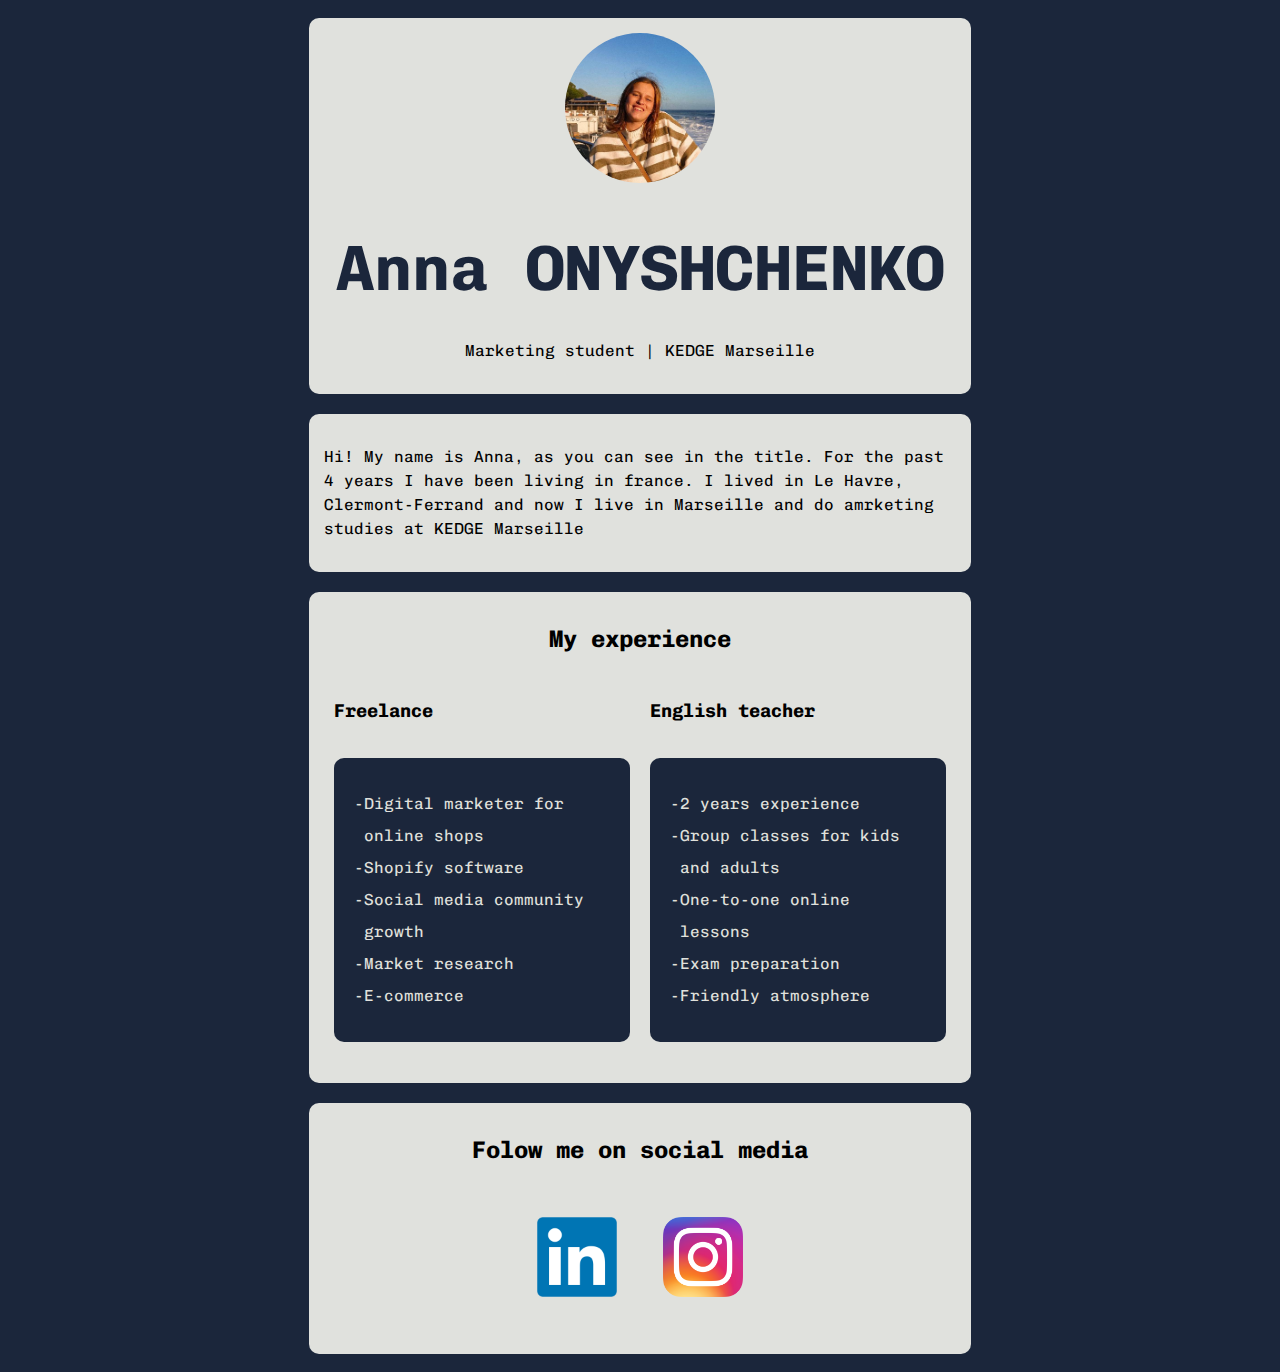
<file: index.html>
<!DOCTYPE html>
<html lang="en">
<head>
    <meta charset="UTF-8">
    <meta name="viewport" content="width=device-width, initial-scale=1.0">
    <title>Document</title>
    <link rel="stylesheet" href="style.css">
    <link rel="preconnect" href="https://fonts.googleapis.com">
    <link rel="preconnect" href="https://fonts.gstatic.com" crossorigin>
    <link href="https://fonts.googleapis.com/css2?family=Chivo+Mono:ital,wght@0,100..900;1,100..900&display=swap" rel="stylesheet">
</head>
<body>
 <div class="container">
    <div class="smallcontainer"> 
        <img class="profilepic" src="photoanna.jpg">
        <h1 id="title"> Anna ONYSHCHENKO</h1>
        <P> Marketing student | KEDGE Marseille </P>
    </div>

    <div class="smallcontainer"> 
        <p> 
             Hi! My name is Anna, as you can see in the title. For the past 4 years I have been living in france. I lived in Le Havre, Clermont-Ferrand and now I live in Marseille and do amrketing studies at KEDGE Marseille 
         </p>
    </div >
    <div class="smallcontainer"> 
        <h2>My experience</h2>
        <div class="mainexper">
            <div class="experience" >
                <h3>Freelance</h3>
                <ul>
                    <li>Digital marketer for online shops</li>
                    <li>Shopify software</li>
                    <li>Social media community growth</li>
                    <li>Market research</li>
                    <li>E-commerce</li>
                </ul>
            </div>
            <div class="experience" >
                <h3>English teacher</h3>
                <ul>
                    <li>2 years experience</li>
                    <li>Group classes for kids and adults</li>
                    <li>One-to-one online lessons</li>
                    <li>Exam preparation</li>
                    <li>Friendly atmosphere</li>
                </ul>
            </div>
        </div>
    </div >
    <div class="smallcontainer">
    <h2> Folow me on social media
    </h2>
    <div class="socials">
        <a href="https://www.linkedin.com/in/annaonyshchenko/"><img class="logo" src="linkedin.png"> </a>
        <a href="https://www.instagram.com/a_nthropos?igsh=ejI1aDFxdmJuNmYx&utm_source=qr"><img class="logo" src="instagram.png"> </a>
    </div>
    </div>
</div>
</body>
</html>
</file>
<file: style.css>
.profilepic {
    width: 150px;
    height:auto;
    border-radius: 300px;
    margin-bottom: 30px;
}

body {
    background-color: #1B263B;
    line-height: 1.5em;
    font-family: "Chivo Mono", monospace;
}

.container {
    
    display: flex;
    flex-direction: column;
    align-items: center;

}

#title {
    color:#1B263B;
    font-size: 5vw;
    text-align: center;
}

ul {
    list-style-type: "-";
    background-color: #1B263B;
    color:#E0E1DD ;
    align-items: center;
    border-radius: 10px;
    padding: 30px;
    line-height: 2em;
}

.smallcontainer {
    display: flex;
    flex-direction: column;
    background-color: #E0E1DD;
    align-items: center;
    padding: 15px;
    margin:10px;
    width: 50%;
    justify-content: center;
    border-radius: 10px;
}

.experience {
    display: flex;
    flex-direction: column;
    flex: 1;
    padding: 10px;
    box-sizing: border-box;
}

.mainexper {
    display: flex;
    flex-direction: row;
}

.socials {
    display: flex;
    flex-direction: row;
    background-color: #E0E1DD;
    justify-content: space-around;
    padding: 15px;
    margin:20px;
    width: 40%;
    align-items: center;
}

h2 {
    align-items: center;
}

.logo {
 width: 80px;
 height: 80px;
}

@media screen and (max-width: 1034px) and (max-height: 668px) {
    .mainexper {
      flex-direction: column; 
    }
  }
</file>
